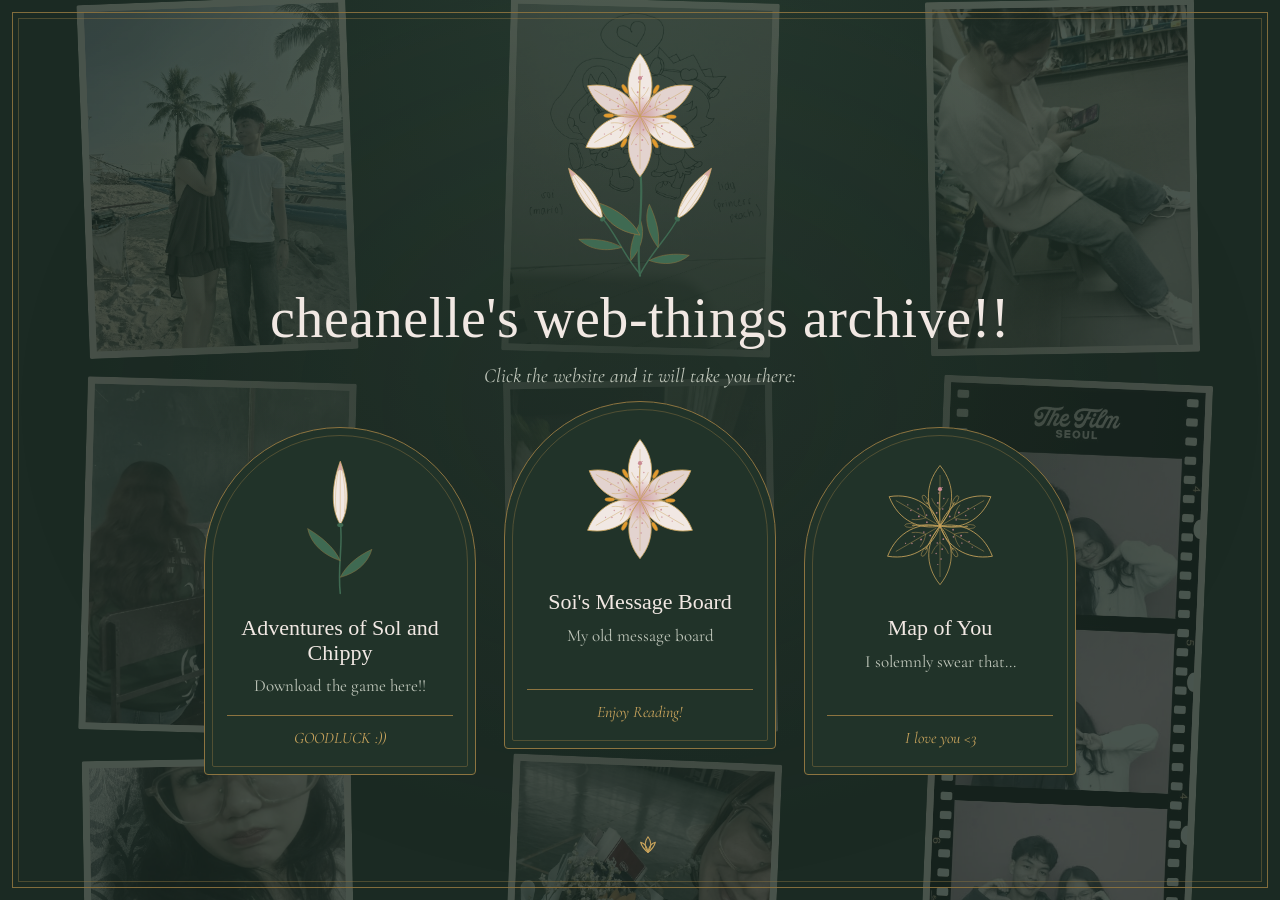
<file: index.html>
<!DOCTYPE html>
<html lang="en">
<head>
<meta charset="UTF-8">
<meta name="viewport" content="width=device-width, initial-scale=1.0">
<title>HAPPY BIRTHDAY BABYY!!</title>
<link rel="preconnect" href="https://fonts.googleapis.com">
<link rel="preconnect" href="https://fonts.gstatic.com" crossorigin>
<link href="https://fonts.googleapis.com/css2?family=IM+Fell+English:ital@0;1&family=Cormorant+Garamond:ital,wght@0,400;0,600;1,400;1,500&display=swap" rel="stylesheet">
<link rel="stylesheet" href="shared.css">
<style>
  /* The bouquet is the one thing that moves: it opens once on load. */
  .bouquet{
    width:min(290px,70vw);
    height:auto;
    display:block;
    margin:0 auto 10px;
    overflow:visible;
  }
  .bloom{
    transform-box:fill-box;
    transform-origin:center;
    animation:open 2.4s cubic-bezier(.2,.7,.2,1) both;
  }
  .bud-l, .bud-r{
    transform-box:fill-box;
    transform-origin:50% 100%;
    animation:sway 2.4s cubic-bezier(.2,.7,.2,1) both;
  }
  .bud-l{--from:6deg;}
  .bud-r{--from:-6deg;}
  @keyframes open{
    from{transform:scale(.35) rotate(-40deg); opacity:0;}
    55%{opacity:1;}
    to{transform:scale(1) rotate(0); opacity:1;}
  }
  @keyframes sway{
    from{transform:rotate(var(--from)); opacity:.0;}
    to{transform:rotate(0); opacity:1;}
  }

  .plates{
    display:grid;
    grid-template-columns:repeat(3, minmax(0, 272px));
    justify-content:center;
    gap:28px;
    width:100%;
    max-width:1020px;
    margin:0 auto;
    align-items:stretch;
  }
  .plate{
    position:relative;
    display:flex;
    flex-direction:column;
    align-items:center;
    text-align:center;
    padding:28px 22px 24px;
    color:inherit;
    text-decoration:none;
    background:var(--panel);
    border:1px solid var(--gold-dim);
    border-radius:136px 136px 4px 4px;
    transition:border-color .25s ease, background-color .25s ease;
  }
  .plate::before{
    content:"";
    position:absolute; inset:7px;
    border:1px solid var(--gold-dim);
    border-radius:129px 129px 2px 2px;
    opacity:.45;
    pointer-events:none;
    transition:opacity .25s ease, border-color .25s ease;
  }
  .plate:nth-child(2){transform:translateY(-26px);}
  .plate:hover, .plate:focus-visible{border-color:var(--pollen); background:#263a2f;}
  .plate:hover::before, .plate:focus-visible::before{border-color:var(--pollen); opacity:.7;}

  .art{
    width:100%;
    height:140px;
    display:flex;
    align-items:flex-end;
    justify-content:center;
    margin-bottom:20px;
  }
  .art svg{height:100%; width:auto; overflow:visible;}
  .art.wide svg{height:auto; width:132px; align-self:center;}

  .plate h2{
    font-family:var(--display);
    font-weight:400;
    font-size:22px;
    line-height:1.12;
    margin:0 0 8px;
    color:var(--petal);
  }
  .plate p{
    margin:0 0 16px;
    font-size:17px;
    color:var(--text-soft);
    max-width:24ch;
  }
  .state{
    margin-top:auto;
    font-style:italic;
    font-size:16px;
    color:var(--gold);
    border-top:1px solid var(--gold-dim);
    padding-top:10px;
    width:100%;
  }

  @media (max-width:980px){
    .plates{grid-template-columns:minmax(0, 320px); gap:30px;}
    .plate:nth-child(2){transform:none;}
  }
  @media (prefers-reduced-motion: reduce){
    .bloom, .bud-l, .bud-r{animation:none;}
    .plate, .plate::before{transition:none;}
  }
</style>
</head>
<body>
<main class="page">

  <svg class="bouquet" viewBox="0 0 400 320" role="img" aria-label="A lily in bloom between two buds">
    <g class="bud-l">
      <use href="#lily-bud" width="96" height="185" transform="translate(200 312) rotate(-34) translate(-48 -183)"/>
    </g>
    <g class="bud-r">
      <use href="#lily-bud" width="96" height="185" transform="translate(200 312) rotate(34) translate(-48 -183)"/>
    </g>
    <path class="l-stem" d="M200 168 C207 214 193 266 200 314"/>
    <path class="l-leaf" d="M200 258 C170 254 150 238 144 214 C168 222 190 238 200 258Z"/>
    <g class="bloom">
      <use href="#lily-open" x="106" y="0" width="188" height="188"/>
    </g>
  </svg>

  <h1> cheanelle's web-things archive!!</h1>
  <p class="sub">Click the website and it will take you there:</p>

  <nav class="plates" aria-label="Projects">

    <a class="plate" href="sol-and-chippy/">
      <div class="art">
        <svg viewBox="0 0 84 162" aria-hidden="true"><use href="#lily-bud" width="84" height="162"/></svg>
      </div>
      <h2>Adventures of Sol and Chippy</h2>
      <p>Download the game here!!</p>
      <span class="state">GOODLUCK :))</span>
    </a>

    <a class="plate" href="soi-message-board/">
      <div class="art wide">
        <svg viewBox="0 0 176 176" aria-hidden="true"><use href="#lily-open" width="176" height="176"/></svg>
      </div>
      <h2>Soi's Message Board</h2>
      <p>My old message board</p>
      <span class="state">Enjoy Reading!</span>
    </a>

    <a class="plate sketch" href="map-of-meanings/">
      <div class="art wide">
        <svg viewBox="0 0 176 176" aria-hidden="true"><use href="#lily-open" width="176" height="176"/></svg>
      </div>
      <h2>Map of You</h2>
      <p>I solemnly swear that...</p>
      <span class="state">I love you <3 </span>
    </a>

  </nav>

  <div class="footer">
    <div class="rule" aria-hidden="true">
      <svg viewBox="0 0 24 24" fill="none" stroke="currentColor" stroke-width="1.2" stroke-linecap="round" stroke-linejoin="round"><path d="M12 3 C8 8 8 14 12 20 C16 14 16 8 12 3Z"/><path d="M12 20 C8 17 5 13 4 9 C8 10 11 13 12 20Z"/><path d="M12 20 C16 17 19 13 20 9 C16 10 13 13 12 20Z"/></svg>
    </div>
  </div>

</main>
<script src="shared.js"></script>
</body>
</html>
</file>
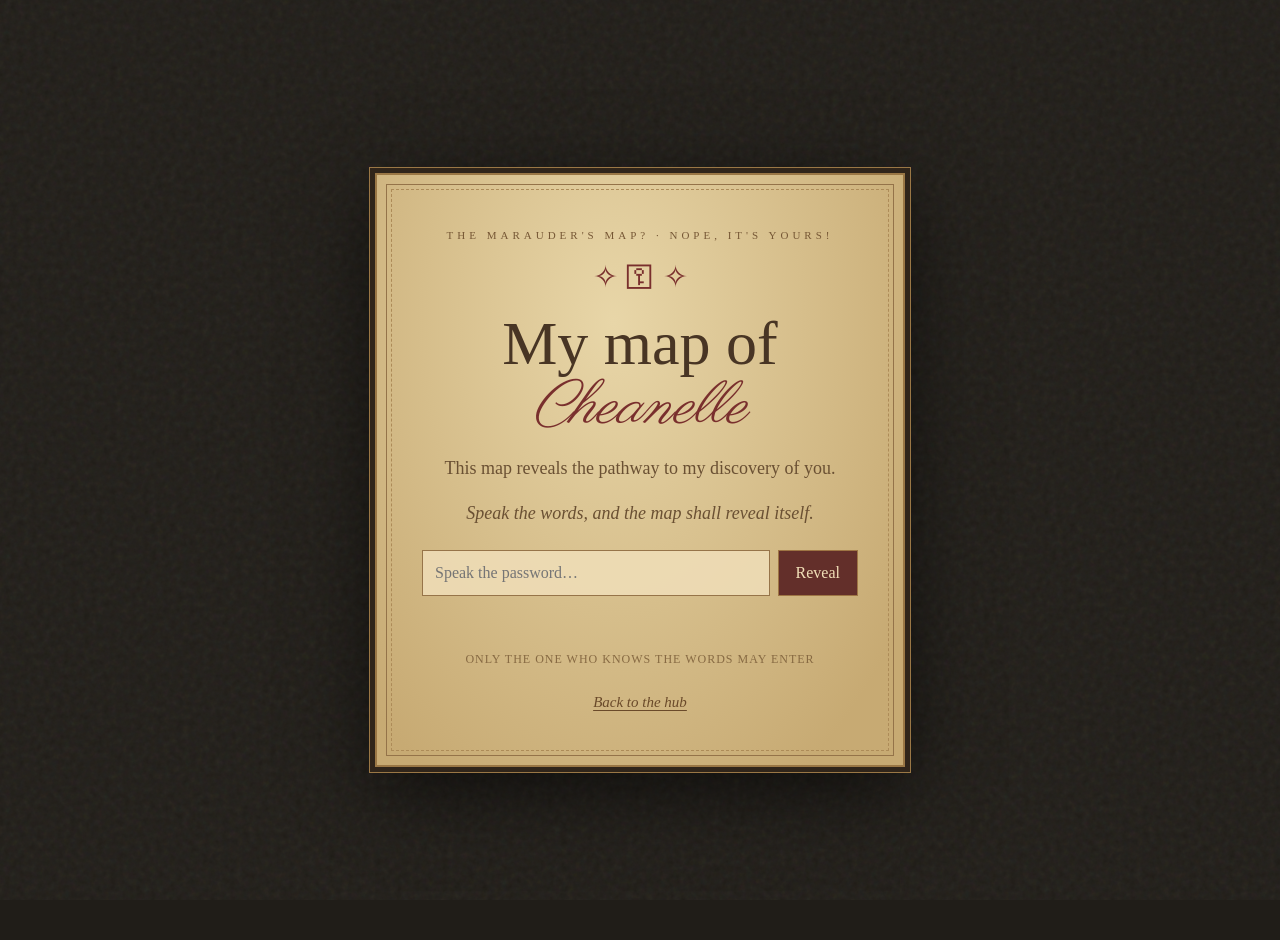
<file: map-of-meanings/index.html>
<!doctype html>
<html lang="en">
  <head>
    <meta charset="UTF-8" />
    <meta name="viewport" content="width=device-width, initial-scale=1.0" />
    <title>The Map of You</title>
    <style>
      @import url("https://fonts.googleapis.com/css2?family=IM+Fell+English:ital@0;1&family=UnifrakturCook:wght@700&family=Parisienne&display=swap");
      * {
        box-sizing: border-box;
      }
      :root {
        --paper: #d7c092;
        --ink: #483524;
        --dark: #241c15;
        --red: #792f2d;
        --line: #8b6b42;
      }
      html,
      body {
        margin: 0;
        min-height: 100%;
        background: #201d18;
        color: var(--ink);
        font-family: "IM Fell English", serif;
      }
      body {
        padding: clamp(8px, 2.5vw, 28px);
        overflow-x: hidden;
      }
      body:before {
        content: "";
        position: fixed;
        inset: 0;
        pointer-events: none;
        opacity: 0.14;
        background-image: url("data:image/svg+xml,%3Csvg viewBox='0 0 160 160' xmlns='http://www.w3.org/2000/svg'%3E%3Cfilter id='n'%3E%3CfeTurbulence type='fractalNoise' baseFrequency='.85' numOctaves='3' stitchTiles='stitch'/%3E%3C/filter%3E%3Crect width='100%25' height='100%25' filter='url(%23n)' opacity='.5'/%3E%3C/svg%3E");
      }
      button,
      input {
        font: inherit;
      }
      .gate {
        min-height: calc(100vh - 16px);
        display: grid;
        place-items: center;
      }
      .gate-card {
        width: min(530px, 100%);
        padding: clamp(26px, 6vw, 54px) clamp(22px, 5vw, 45px);
        text-align: center;
        background: radial-gradient(ellipse at 45% 25%, #e8d6a8, #c7aa73 85%);
        border: 2px solid #9a7745;
        box-shadow:
          0 0 0 5px #30251a,
          0 0 0 6px #9a7745,
          0 20px 70px #0009;
        position: relative;
      }
      .gate-card:before,
      .gate-card:after {
        content: "";
        position: absolute;
        inset: 9px;
        border: 1px solid #947349;
        pointer-events: none;
      }
      .gate-card:after {
        inset: 14px;
        border: 1px dashed #ad8b58;
      }
      .mini-title {
        font-size: 11px;
        letter-spacing: 4px;
        text-transform: uppercase;
        color: #765735;
      }
      .gate h1 {
        font-size: clamp(39px, 9vw, 62px);
        line-height: 0.95;
        font-weight: 400;
        margin: 20px 0 12px;
      }
      .gate h1 em {
        font-family: "Parisienne", cursive;
        color: var(--red);
        font-size: 0.95em;
      }
      .gate p {
        font-size: 18px;
        line-height: 1.5;
        color: #6a5033;
      }
      .keyhole {
        font-size: 30px;
        color: var(--red);
        margin: 18px 0;
      }
      .password-row {
        display: flex;
        gap: 8px;
        margin-top: 23px;
        position: relative;
        z-index: 1;
      }
      .password-row input {
        width: 100%;
        min-width: 0;
        background: #f0dfb9d9;
        border: 1px solid #967449;
        padding: 13px 12px;
        color: #35261a;
        font-size: 16px;
        outline: none;
      }
      .password-row input:focus {
        box-shadow: 0 0 0 2px #ad8652;
      }
      .password-row button {
        border: 1px solid #9e7544;
        background: #632f2a;
        color: #f1dfb7;
        padding: 0 17px;
        cursor: pointer;
      }
      .error {
        min-height: 22px;
        font-size: 14px !important;
        color: #852c2c !important;
        margin: 10px 0 0 !important;
      }
      .hint {
        font-size: 12px !important;
        letter-spacing: 1px;
        text-transform: uppercase;
        color: #876a43 !important;
        margin-top: 22px !important;
      }
      #mapApp {
        display: none;
      }
      .map {
        width: min(1250px, 100%);
        margin: auto;
        position: relative;
        min-height: calc(100vh - 40px);
        overflow: hidden;
        background: var(--paper);
        background-image:
          radial-gradient(ellipse at 18% 12%, #f0dfb7 0, transparent 35%),
          radial-gradient(ellipse at 90% 83%, #b89962 0, transparent 38%),
          linear-gradient(105deg, #d6bd8a, #e0cc9c 42%, #c9ae78);
        box-shadow:
          0 0 0 5px #33271b,
          0 0 0 6px #9b7746,
          0 18px 65px #000a;
      }
      .map:before {
        content: "";
        position: absolute;
        inset: 12px;
        border: 1px solid #8d6b3d;
        pointer-events: none;
        z-index: 5;
      }
      .map:after {
        content: "";
        position: absolute;
        inset: 18px;
        border: 1px dashed #a88a57;
        pointer-events: none;
        z-index: 5;
        opacity: 0.8;
      }
      .map-header {
        position: relative;
        text-align: center;
        padding: 33px 25px 15px;
        z-index: 2;
      }
      .map-header .top {
        font-size: 10px;
        letter-spacing: 4px;
        text-transform: uppercase;
        color: #7d603a;
      }
      .map-header h1 {
        font-weight: 400;
        font-size: clamp(36px, 7vw, 69px);
        line-height: 0.95;
        margin: 12px 0 8px;
        font-family: "UnifrakturCook", serif;
        color: #4b3423;
        text-shadow: 1px 1px #ebd6a6;
      }
      .map-header p {
        font-style: italic;
        margin: 0;
        font-size: 16px;
        color: #765735;
      }
      .map-header .rule {
        margin: 16px auto 0;
        width: min(500px, 80%);
        height: 1px;
        background: #a28655;
      }
      .map-body {
        display: grid;
        grid-template-columns: minmax(0, 1fr) 235px;
        gap: 0;
        position: relative;
        z-index: 2;
      }
      .terrain {
        position: relative;
        min-height: 660px;
        overflow: hidden;
        border-right: 1px solid #9f8050;
      }
      .terrain svg {
        position: absolute;
        inset: 0;
        width: 100%;
        height: 100%;
        min-height: 660px;
      }
      .land-label {
        font-family: "IM Fell English", serif;
        font-style: italic;
        fill: #765a37;
        font-size: 15px;
        letter-spacing: 1px;
      }
      .terrain-label {
        font-family: "IM Fell English", serif;
        font-style: italic;
        fill: #9b7a4c;
        font-size: 12px;
        letter-spacing: 2px;
      }
      .route {
        fill: none;
        stroke: #9c6f4c;
        stroke-width: 2;
        stroke-dasharray: 4 7;
        stroke-linecap: round;
        opacity: 0.9;
      }
      .route2 {
        fill: none;
        stroke: #c0a16a;
        stroke-width: 7;
        opacity: 0.35;
      }
      .river {
        fill: none;
        stroke: #8e9c80;
        stroke-width: 10;
        opacity: 0.55;
      }
      .forest {
        fill: #73805b;
        opacity: 0.65;
      }
      .marker {
        cursor: pointer;
        position: absolute;
        z-index: 3;
        transform: translate(-50%, -50%);
        border: 0;
        background: transparent;
        color: #533a25;
        text-align: center;
        padding: 3px;
        min-width: 84px;
      }
      .marker .pin {
        display: block;
        font-size: 26px;
        text-shadow: 1px 1px #e9d6a6;
        transition: transform 0.2s;
      }
      .marker .label {
        display: block;
        font-size: 13px;
        line-height: 1.1;
        background: #d9c291bd;
        padding: 3px 5px;
        border-bottom: 1px solid #a98a56;
      }
      .marker:hover .pin,
      .marker:focus .pin {
        transform: scale(1.25);
        color: var(--red);
      }
      .marker.active .label {
        background: #7a302c;
        color: #f2dfb5;
      }
      .marker.active .pin {
        color: #7a302c;
      }
      .m1 {
        left: 17%;
        top: 28%;
      }
      .m2 {
        left: 45%;
        top: 17%;
      }
      .m3 {
        left: 70%;
        top: 33%;
      }
      .m4 {
        left: 31%;
        top: 57%;
      }
      .m5 {
        left: 58%;
        top: 72%;
      }
      .m6 {
        left: 83%;
        top: 83%;
      }
      .trail {
        position: absolute;
        left: 8%;
        top: 86%;
        font-size: 12px;
        letter-spacing: 7px;
        color: #8d6743;
        transform: rotate(-19deg);
      }
      .compass {
        position: absolute;
        right: 22px;
        top: 24px;
        width: 66px;
        height: 66px;
        border: 1px solid #a08355;
        border-radius: 50%;
        display: grid;
        place-items: center;
        color: #805f3b;
        background: #e0ca97aa;
        font-size: 28px;
      }
      .compass small {
        position: absolute;
        top: -13px;
        font-size: 10px;
        letter-spacing: 2px;
      }
      .side-notes {
        padding: 27px 20px 22px;
        background: rgba(180, 143, 83, 0.13);
        min-height: 660px;
        display: flex;
        flex-direction: column;
      }
      .side-notes .tiny {
        font-size: 10px;
        text-transform: uppercase;
        letter-spacing: 3px;
        color: #8a6a3d;
      }
      .side-notes h2 {
        font-weight: 400;
        font-size: 28px;
        line-height: 1.05;
        margin: 10px 0 14px;
      }
      .side-notes .intro {
        font-size: 15px;
        line-height: 1.5;
        color: #725334;
      }
      .note-card {
        border-top: 1px solid #ac8a56;
        padding: 15px 0 13px;
        margin-top: 7px;
      }
      .note-card .num {
        font-size: 11px;
        letter-spacing: 2px;
        color: #916f43;
      }
      .note-card h3 {
        font-size: 21px;
        font-weight: 400;
        margin: 5px 0;
      }
      .note-card p {
        font-size: 15px;
        line-height: 1.42;
        margin: 0;
        color: #6c4f31;
      }
      .instruction {
        margin-top: auto;
        padding-top: 22px;
        font-style: italic;
        font-size: 14px;
        color: #886a40;
        line-height: 1.5;
      }
      .map-footer {
        text-align: center;
        padding: 17px 20px 30px;
        font-size: 13px;
        letter-spacing: 2px;
        text-transform: uppercase;
        color: #84653c;
        position: relative;
        z-index: 2;
      }
      .map-footer span {
        color: #7a302c;
        font-size: 18px;
      }
      .modal {
        position: fixed;
        inset: 0;
        background: #17130fe6;
        display: none;
        place-items: center;
        padding: 20px;
        z-index: 20;
      }
      .modal.show {
        display: grid;
      }
      .modal-card {
        width: min(470px, 100%);
        position: relative;
        text-align: center;
        padding: 36px 29px;
        background: radial-gradient(ellipse at top, #efdfb6, #d1b783);
        border: 2px solid #997444;
        box-shadow:
          0 0 0 5px #33271b,
          0 0 0 6px #a08250;
      }
      .modal-card:before {
        content: "";
        position: absolute;
        inset: 9px;
        border: 1px dashed #a18454;
        pointer-events: none;
      }
      .modal-card .icon {
        font-size: 31px;
        color: #7a302c;
      }
      .modal-card h2 {
        font-size: 37px;
        font-weight: 400;
        margin: 10px 0;
      }
      .modal-card p {
        font-size: 19px;
        line-height: 1.6;
        margin: 0;
        color: #60482d;
      }
      .close {
        margin-top: 23px;
        background: #63312a;
        color: #f2dfb5;
        border: 1px solid #9b7545;
        padding: 10px 18px;
        cursor: pointer;
        letter-spacing: 1px;
      }
      @media (max-width: 760px) {
        .map-body {
          grid-template-columns: 1fr;
        }
        .terrain {
          min-height: 560px;
          border-right: 0;
          border-bottom: 1px solid #9f8050;
        }
        .terrain svg {
          min-height: 560px;
        }
        .side-notes {
          min-height: auto;
          display: grid;
          grid-template-columns: 1fr 1fr;
          gap: 0 20px;
          padding: 25px 28px;
        }
        .side-notes > .tiny,
        .side-notes > h2,
        .side-notes > .intro,
        .side-notes > .instruction {
          grid-column: 1/-1;
        }
        .note-card {
          margin-top: 0;
        }
        .compass {
          width: 51px;
          height: 51px;
          font-size: 22px;
          right: 20px;
          top: 18px;
        }
        .m1 {
          left: 17%;
          top: 27%;
        }
        .m2 {
          left: 47%;
          top: 17%;
        }
        .m3 {
          left: 75%;
          top: 33%;
        }
        .m4 {
          left: 30%;
          top: 56%;
        }
        .m5 {
          left: 59%;
          top: 72%;
        }
        .m6 {
          left: 82%;
          top: 84%;
        }
      }
      @media (max-width: 480px) {
        body {
          padding: 8px;
        }
        .map {
          min-height: 0;
        }
        .map-header {
          padding: 31px 24px 15px;
        }
        .map-header .top {
          font-size: 9px;
          letter-spacing: 2px;
        }
        .terrain {
          min-height: 490px;
        }
        .terrain svg {
          min-height: 490px;
        }
        .marker {
          min-width: 70px;
        }
        .marker .pin {
          font-size: 23px;
        }
        .marker .label {
          font-size: 11px;
        }
        .land-label {
          font-size: 12px;
        }
        .side-notes {
          display: block;
          padding: 25px;
        }
        .note-card {
          padding: 12px 0;
        }
        .password-row {
          flex-direction: column;
        }
        .password-row button {
          padding: 12px;
        }
      }
      .hub-link {
        display: inline-block;
        margin-top: 14px;
        font-size: 15px;
        font-style: italic;
        letter-spacing: 0;
        text-transform: none;
        color: #6a4a2a;
        text-decoration: underline;
        text-underline-offset: 3px;
        position: relative;
        z-index: 6;
      }
      .hub-link:focus-visible {
        outline: 2px solid #792f2d;
        outline-offset: 3px;
      }
    </style>
  </head>
  <body>
    <section class="gate" id="gate">
      <div class="gate-card">
        <div class="mini-title">The Marauder's Map? · Nope, it's YOURS!</div>
        <div class="keyhole">✧ ⚿ ✧</div>
        <h1>My map of<br /><em>Cheanelle</em></h1>
        <p>This map reveals the pathway to my discovery of you.</p>
        <p><i>Speak the words, and the map shall reveal itself.</i></p>
        <form id="passwordForm">
          <div class="password-row">
            <input
              id="password"
              type="text"
              autocomplete="off"
              placeholder="Speak the password…"
              aria-label="Map password"
              required
            />
            <button type="submit">Reveal</button>
          </div>
          <p class="error" id="error" aria-live="polite"></p>
        </form>
        <p class="hint">Only the one who knows the words may enter</p>
        <a class="hub-link" href="../">Back to the hub</a>
      </div>
    </section>

    <main class="map" id="mapApp">
      <header class="map-header">
        <div class="top">Welcome reader · Discover the pathways</div>
        <h1>My Map of You</h1>
        <p>
          Every reason and purpose, leads to another reason why I adore you.
        </p>
        <div class="rule"></div>
      </header>
      <div class="map-body">
        <section class="terrain" aria-label="Interactive hand-drawn map">
          <svg
            viewBox="0 0 800 700"
            preserveAspectRatio="xMidYMid slice"
            aria-hidden="true"
          >
            <defs>
              <pattern
                id="dots"
                width="28"
                height="28"
                patternUnits="userSpaceOnUse"
              >
                <circle cx="2" cy="2" r="1" fill="#9c7a4b" opacity=".28" />
              </pattern>
            </defs>
            <rect width="800" height="700" fill="url(#dots)" />
            <path
              class="river"
              d="M-30 390 C110 330 105 460 210 415 S320 320 420 380 S530 500 620 445 S720 350 850 390"
            />
            <path
              d="M-20 390 C110 330 105 460 210 415 S320 320 420 380 S530 500 620 445 S720 350 850 390"
              fill="none"
              stroke="#d3c99c"
              stroke-width="3"
              opacity=".8"
            />
            <path
              class="route2"
              d="M110 170 C190 200 190 90 300 115 S420 230 500 190 S610 140 650 280 S540 390 470 470 S350 520 290 420 S170 490 210 580 S450 630 600 570 S710 620 730 650"
            />
            <path
              class="route"
              d="M110 170 C190 200 190 90 300 115 S420 230 500 190 S610 140 650 280 S540 390 470 470 S350 520 290 420 S170 490 210 580 S450 630 600 570 S710 620 730 650"
            />
            <path
              class="route"
              d="M300 115 C260 230 340 280 470 310 S580 360 470 470"
            />
            <path
              d="M30 80 q80 -30 140 10 t130 -5 M490 65 q60 35 110 0 t150 12 M40 620 q60 -35 120 0 t130 -10"
              fill="none"
              stroke="#b49a6b"
              stroke-width="1.5"
            />
            <g class="forest">
              <path
                d="M80 235 l-15 30 h30z M80 250 l-20 35 h40z M80 270 v12 h-4 v-12 M115 245 l-13 27 h26z M115 260 l-18 31 h36z M115 282 v11 h-4 v-11"
              />
              <path
                d="M555 475 l-15 30 h30z M555 490 l-20 35 h40z M555 510 v12 h-4 v-12 M600 485 l-13 27 h26z M600 500 l-18 31 h36z M600 522 v11 h-4 v-11"
              />
              <path
                d="M680 80 l-15 30 h30z M680 95 l-20 35 h40z M680 115 v12 h-4 v-12 M720 100 l-13 27 h26z M720 115 l-18 31 h36z M720 137 v11 h-4 v-11"
              />
              <path
                d="M90 500 l-15 30 h30z M90 515 l-20 35 h40z M90 535 v12 h-4 v-12"
              />
            </g>
            <g fill="none" stroke="#9c7b4e" stroke-width="1.5">
              <path
                d="M130 130 l15 -28 15 28z M136 130 v18 h18 v-18 M132 148 h26"
              />
              <path
                d="M320 78 l-22 25 h44z M305 103 v19 h30 v-19 M301 122 h38"
              />
              <path
                d="M610 245 l20 -25 20 25 v31 h-40z M624 276 v-19 h13 v19"
              />
              <circle cx="290" cy="420" r="22" />
              <path
                d="M275 420 q15 -28 30 0 q-15 28 -30 0 M290 398 v44 M268 420 h44"
              />
              <path
                d="M470 450 q-23 -20 0 -39 q23 19 0 39 M470 450 v25 M455 475 h30"
              />
              <path
                d="M695 590 l18 -24 18 24 v26 h-36z M707 616 v-17 h12 v17"
              />
            </g>
            <g class="land-label">
              <text x="35" y="180">First Moment</text>
              <text x="245" y="55">Little Excitements</text>
              <text x="560" y="210">Your Smile</text>
              <text x="120" y="465">Silly Stories</text>
              <text x="405" y="525">Safe Place</text>
              <text x="635" y="555">Always You</text>
            </g>
            <g class="terrain-label">
              <text x="35" y="320"></text>
              <text x="390" y="680">THE LAND OF LITTLE THINGS</text>
              <text x="520" y="325" transform="rotate(61 520 325)">
                RIVER OF MEMORIES
              </text>
            </g>
            <g
              transform="translate(735 100)"
              stroke="#896a40"
              fill="none"
              stroke-width="1.5"
            >
              <circle r="30" />
              <path d="M0 -25 L7 0 0 25 -7 0 Z M-25 0 L0 -7 25 0 0 7 Z" />
              <text x="-4" y="-36" class="land-label">N</text>
            </g>
            <g fill="#782f2c">
              <circle cx="110" cy="170" r="5" />
              <circle cx="300" cy="115" r="5" />
              <circle cx="650" cy="280" r="5" />
              <circle cx="290" cy="420" r="5" />
              <circle cx="470" cy="470" r="5" />
              <circle cx="730" cy="650" r="5" />
            </g>
          </svg>
          <button class="marker m1" data-note="0" type="button">
            <span class="pin">⚑</span><span class="label">First Moment</span>
          </button>
          <button class="marker m2" data-note="1" type="button">
            <span class="pin">✧</span
            ><span class="label">Little Excitements</span>
          </button>
          <button class="marker m3" data-note="2" type="button">
            <span class="pin">♡</span><span class="label">Your Smile</span>
          </button>
          <button class="marker m4" data-note="3" type="button">
            <span class="pin">❦</span><span class="label">Silly Stories</span>
          </button>
          <button class="marker m5" data-note="4" type="button">
            <span class="pin">⌂</span><span class="label">Safe Place</span>
          </button>
          <button class="marker m6" data-note="5" type="button">
            <span class="pin">☆</span><span class="label">Always You</span>
          </button>
          <div class="trail">· ˚ · ˚ · ♡ · ˚ ·</div>
        </section>
        <aside class="side-notes">
          <div class="tiny">Random Notes by Me</div>
          <h2>Places I Keep<br />Coming Back To</h2>
          <p class="intro">
            Tap a little symbols on the map to uncover a reason. Each path marks a
            small thing that has made its home in my heart.
          </p>
          <article class="note-card">
            <div class="num">I · THE FIRST MOMENT</div>
            <h3>The beginning</h3>
            <p>
              If you were to ask me what is my most unforgettable memory of you.
              That will probably that day where i forst noticed you.
            </p>
          </article>
          <article class="note-card">
            <div class="num">II · LITTLE EXCITEMENTS</div>
            <h3>Your little magic</h3>
            <p>
              You make my heart do that silly, happy flutter without even
              trying. I guess it's the reason why i like smiling even more now.
            </p>
          </article>
          <article class="note-card">
            <div class="num">III · YOUR SMILE</div>
            <h3>Like sunshines</h3>
            <p>
              Your smile can instantly brighten the most ordinary day. I hope that i always
              give you the reason to bring your beautiful smile.
            </p>
          </article>
          <div class="instruction">I love you my baby</div>
        </aside>
      </div>
      <footer class="map-footer">
        <span>♥</span> &nbsp; I solemnly swear that I love you &nbsp;
        <span>♥</span>
        <br /><a class="hub-link" href="../">Back to the hub</a>
      </footer>
    </main>

    <div
      class="modal"
      id="modal"
      role="dialog"
      aria-modal="true"
      aria-labelledby="modalTitle"
    >
      <div class="modal-card">
        <div class="icon">✧ ❦ ✧</div>
        <h2 id="modalTitle">A little secret</h2>
        <p id="modalText"></p>
        <button class="close" id="closeModal" type="button">
          Fold this note away
        </button>
      </div>
    </div>
    <script>
      const correctPassword = "i solemnly swear that i love you";
      const form = document.getElementById("passwordForm");
      const password = document.getElementById("password");
      const error = document.getElementById("error");
      form.addEventListener("submit", (event) => {
        event.preventDefault();
        if (password.value.trim().toLocaleLowerCase() === correctPassword) {
          document.getElementById("gate").style.display = "none";
          document.getElementById("mapApp").style.display = "block";
          document.body.style.padding = "clamp(8px,2.5vw,28px)";
          window.scrollTo(0, 0);
        } else {
          error.textContent =
            "The map remains hidden… try the words from the heart.";
          password.select();
        }
      });
      const notes = [
        [
          "First Moments",
          "I love that we still talk about our moments that we've already been to, but somehow if i could visit one moment again, it might be the moment when we walked back to bus after having fun on our field trip. ♡",
        ],
        [
          "Little Excitements",
          "I love how you make me feel excited over the smallest things. Sometimes all it takes is a simple message from you and it instantly makes my whole day better. ✧",
        ],
        [
          "Your Smile",
          "I love your smile, the real one, the unexpected one, the one that shows up when you are genuinely happy. I hope I get to see it for a million more times. ♡",
        ],
        [
          "Silly Stories",
          "I love hearing you laugh. I love our silly moments, our jokes, and all the little things that probably seem ordinary to everyone else, but all of it means the world to me. ❦",
        ],
        [
          "Safe Place",
          "I love how being close to you can make a difficult day feel lighter. I hope you always feel cared for, respected, and safe, being exactly who you are with me. ⌂",
        ],
        [
          "Always You",
          "Most of all, I love that you are you. There are so many little reasons, and I am still discovering new. If this map had no end, I would like to keep it going, till the end and for the rest of my life. ☆",
        ],
      ];
      const modal = document.getElementById("modal");
      document.querySelectorAll(".marker").forEach((marker) =>
        marker.addEventListener("click", () => {
          const note = notes[Number(marker.dataset.note)];
          document
            .querySelectorAll(".marker")
            .forEach((item) => item.classList.remove("active"));
          marker.classList.add("active");
          document.getElementById("modalTitle").textContent = note[0];
          document.getElementById("modalText").textContent = note[1];
          modal.classList.add("show");
        }),
      );
      document
        .getElementById("closeModal")
        .addEventListener("click", () => modal.classList.remove("show"));
      modal.addEventListener("click", (event) => {
        if (event.target === modal) modal.classList.remove("show");
      });
      document.addEventListener("keydown", (event) => {
        if (event.key === "Escape") modal.classList.remove("show");
      });
    </script>
  </body>
</html>
</file>
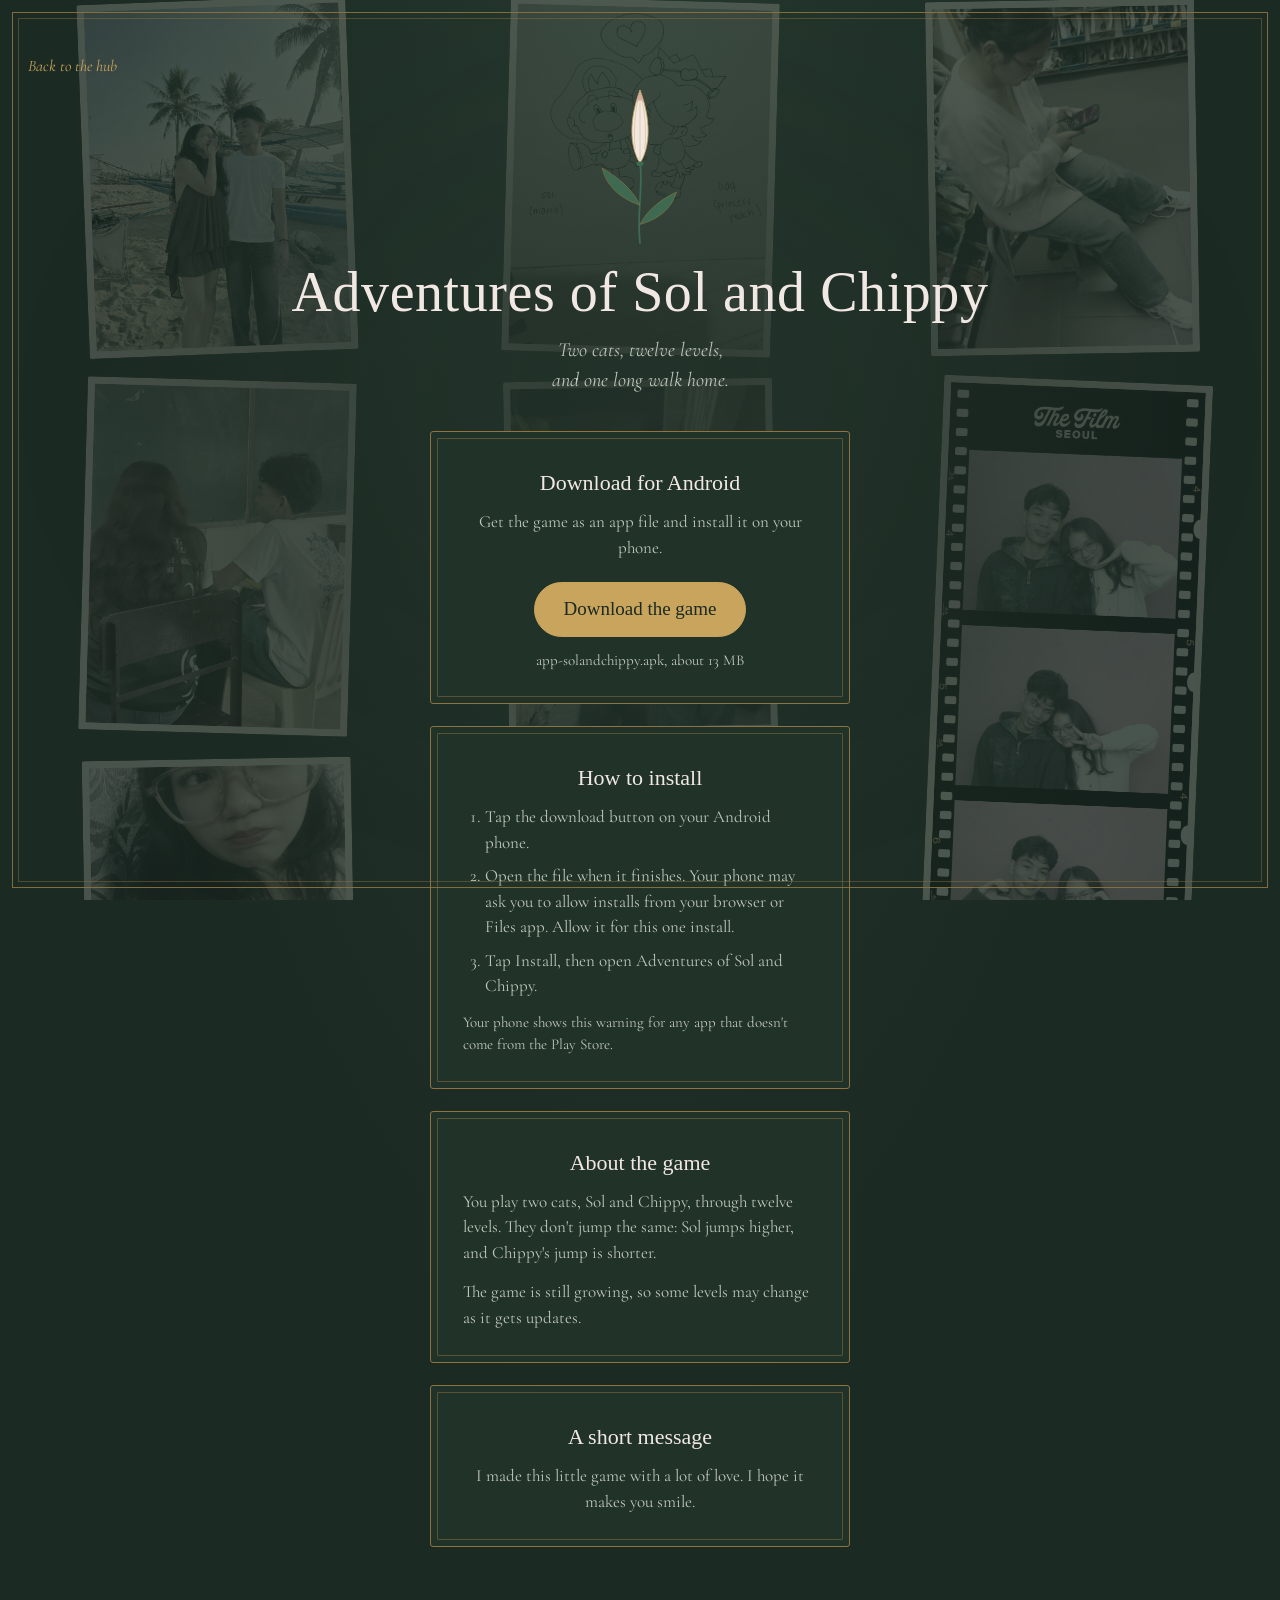
<file: sol-and-chippy/index.html>
<!DOCTYPE html>
<html lang="en">
<head>
<meta charset="UTF-8">
<meta name="viewport" content="width=device-width, initial-scale=1.0">
<title>Adventures of Sol and Chippy</title>
<link rel="preconnect" href="https://fonts.googleapis.com">
<link rel="preconnect" href="https://fonts.gstatic.com" crossorigin>
<link href="https://fonts.googleapis.com/css2?family=IM+Fell+English:ital@0;1&family=Cormorant+Garamond:ital,wght@0,400;0,600;1,400;1,500&display=swap" rel="stylesheet">
<link rel="stylesheet" href="../shared.css">
<style>
  .stack{display:flex; flex-direction:column; gap:22px; width:100%; align-items:center;}
  .panel h2{margin-bottom:10px;}
  .btn-download{
    display:inline-block;
    margin-top:8px;
    padding:12px 28px;
    font-family:var(--display);
    font-size:19px;
    color:var(--ground);
    background:var(--gold);
    border:1px solid var(--gold);
    border-radius:999px;
    text-decoration:none;
    transition:background-color .2s ease, color .2s ease;
  }
  .btn-download:hover{background:var(--pollen); border-color:var(--pollen);}
  .fine{font-size:15px; color:var(--text-soft); margin-top:12px !important;}
  .steps{
    text-align:left;
    margin:0 0 4px;
    padding-left:1.3em;
    color:var(--text-soft);
  }
  .steps li{margin-bottom:8px;}
  .about{text-align:left;}
  .about h2{text-align:center;}
  @media (prefers-reduced-motion: reduce){ .btn-download{transition:none;} }
</style>
</head>
<body>
<main class="page">
  <a class="back" href="../">Back to the hub</a>

  <svg class="hero-lily" viewBox="0 0 84 162" style="width:84px" aria-hidden="true"><use href="#lily-bud" width="84" height="162"/></svg>
  <h1>Adventures of Sol and Chippy</h1>
  <p class="sub">Two cats, twelve levels, and one long walk home.</p>

  <div class="stack">

    <section class="panel">
      <h2>Download for Android</h2>
      <p>Get the game as an app file and install it on your phone.</p>
      <a class="btn-download" href="app-solandchippy.apk" download>Download the game</a>
      <p class="fine">app-solandchippy.apk, about 13 MB</p>
    </section>

    <section class="panel about">
      <h2>How to install</h2>
      <ol class="steps">
        <li>Tap the download button on your Android phone.</li>
        <li>Open the file when it finishes. Your phone may ask you to allow installs from your browser or Files app. Allow it for this one install.</li>
        <li>Tap Install, then open Adventures of Sol and Chippy.</li>
      </ol>
      <p class="fine">Your phone shows this warning for any app that doesn't come from the Play Store.</p>
    </section>

    <section class="panel about">
      <h2>About the game</h2>
      <p>You play two cats, Sol and Chippy, through twelve levels. They don't jump the same: Sol jumps higher, and Chippy's jump is shorter.</p>
      <p>The game is still growing, so some levels may change as it gets updates.</p>
    </section>

    <section class="panel">
      <h2>A short message</h2>
      <p>I made this little game with a lot of love. I hope it makes you smile.</p>
    </section>

  </div>

  <div class="footer"></div>
</main>
<script src="../shared.js"></script>
</body>
</html>
</file>
<file: shared.css>
/* Look shared by the hub and its project pages.
   A night-garden botanical plate: deep green ground, gold linework, white lilies. */
:root{
  --ground:     #1B2A23;
  --ground-lit: #26392f;
  --panel:      #213329;
  --petal:      #F1E8E3;
  --petal-shade:#E3D3CF;
  --gold:       #C9A45C;
  --gold-dim:   #8D7440;
  --rose:       #C98A93;
  --pollen:     #E39B2D;
  --leaf:       #3F6A52;
  --text:       #EFE7E1;
  --text-soft:  #BFC6BA;

  --display: 'IM Fell English', 'Iowan Old Style', Georgia, serif;
  --body: 'Cormorant Garamond', 'Iowan Old Style', Georgia, serif;
}
*{box-sizing:border-box;}
html,body{margin:0;padding:0;}
body{
  background:
    radial-gradient(ellipse at 50% -10%, var(--ground-lit), transparent 62%),
    var(--ground);
  color:var(--text);
  font-family:var(--body);
  font-size:17px;
  line-height:1.5;
  min-height:100vh;
  -webkit-font-smoothing:antialiased;
}

/* Thin double rule around the whole page, like a printed plate */
body::before, body::after{
  content:"";
  position:fixed;
  pointer-events:none;
  border:1px solid var(--gold-dim);
  z-index:5;
}
body::before{inset:12px; opacity:.9;}
body::after{inset:18px; opacity:.45;}

.page{
  min-height:100vh;
  display:flex;
  flex-direction:column;
  align-items:center;
  padding:48px 28px 44px;
  position:relative;
  z-index:1;
}

h1{
  font-family:var(--display);
  font-weight:400;
  font-size:clamp(32px,6vw,56px);
  line-height:1.02;
  letter-spacing:.01em;
  margin:0 0 14px;
  text-align:center;
  color:var(--petal);
}
.sub{
  font-style:italic;
  font-size:clamp(17px,2.2vw,20px);
  color:var(--text-soft);
  max-width:36ch;
  text-wrap:balance;
  text-align:center;
  margin:0 auto 36px;
}

/* Lily colors. Overridden per drawing with custom properties. */
.l-petal{fill:var(--petal-fill, var(--petal)); stroke:var(--line, var(--gold)); stroke-width:1.4; stroke-linejoin:round;}
.l-inner{fill:var(--petal-fill, var(--petal-shade));}
.l-vein{fill:none; stroke:var(--line, var(--gold)); stroke-width:1; opacity:.7; stroke-linecap:round;}
.l-speck{fill:var(--rose); opacity:.85;}
.l-glow{opacity:var(--glow, 1);}
.l-filament{fill:none; stroke:var(--line, var(--gold)); stroke-width:1.3; stroke-linecap:round;}
.l-anther{fill:var(--pollen-fill, var(--pollen)); stroke:var(--line, var(--gold-dim)); stroke-width:.8;}
.l-stigma{fill:var(--rose);}
.l-stem{fill:none; stroke:var(--leaf-line, var(--leaf)); stroke-width:3; stroke-linecap:round;}
.l-leaf{fill:var(--leaf-fill, var(--leaf)); stroke:var(--line, var(--gold-dim)); stroke-width:1; stroke-linejoin:round;}
.l-tint{fill:var(--tint-fill, var(--rose)); opacity:.55;}
.l-sepal{fill:var(--leaf-fill, var(--leaf));}

/* An unfinished drawing: outline only, dashed */
.sketch{
  --petal-fill:none;
  --pollen-fill:none;
  --leaf-fill:none;
  --glow:0;
  --line:var(--gold);
}
.sketch .l-petal, .sketch .l-leaf, .sketch .l-anther{stroke-dasharray:4 4;}
.sketch .l-speck{opacity:.5;}

.rule{
  display:flex;
  align-items:center;
  gap:14px;
  width:min(320px,70%);
  margin:0 auto;
  color:var(--gold);
}
.rule::before,.rule::after{content:"";flex:1;height:1px;background:linear-gradient(90deg,transparent,var(--gold-dim));}
.rule::after{transform:scaleX(-1);}
.rule svg{width:22px;height:22px;flex:none;}

.footer{margin-top:auto; padding-top:56px;}

a{color:inherit;}
a:focus-visible{outline:2px solid var(--pollen); outline-offset:5px;}

/* Back link on project pages */
.back{
  align-self:flex-start;
  font-size:16px;
  font-style:italic;
  color:var(--gold);
  text-decoration:none;
  padding:6px 0;
  position:relative;
  z-index:6;
}
.back:hover{text-decoration:underline; text-underline-offset:4px;}

/* Framed note used on the placeholder pages */
.panel{
  position:relative;
  width:100%;
  max-width:420px;
  padding:34px 32px 32px;
  text-align:center;
  background:var(--panel);
  border:1px solid var(--gold-dim);
  border-radius:3px;
}
.panel::before{
  content:"";
  position:absolute; inset:6px;
  border:1px solid var(--gold-dim);
  opacity:.5;
  border-radius:1px;
  pointer-events:none;
}
.panel h2{
  font-family:var(--display);
  font-weight:400;
  font-size:22px;
  margin:0 0 8px;
  color:var(--petal);
}
.panel p{margin:0 0 14px; color:var(--text-soft);}
.panel p:last-child{margin-bottom:0;}
.btn-disabled{
  display:inline-block;
  margin-top:6px;
  padding:10px 24px;
  font-family:var(--display);
  font-size:16px;
  color:var(--gold-dim);
  border:1px dashed var(--gold-dim);
  border-radius:999px;
  cursor:not-allowed;
}
.hero-lily{width:104px; height:auto; margin:0 auto 18px; display:block;}

@media (max-width:520px){
  body{font-size:16px;}
  body::before{inset:8px;}
  body::after{inset:13px;}
  .page{padding:44px 22px 40px;}
}

/* Drifting photos behind everything.
   Three columns slide slowly in different directions and speeds, kept faint and
   green-tinted so the text stays easy to read. */
.drift{
  position:fixed; inset:0;
  z-index:0;
  display:flex;
  justify-content:space-around;
  gap:3vw;
  padding:0 2vw;
  overflow:hidden;
  pointer-events:none;
  opacity:.2;
  filter:sepia(.35) saturate(.7) hue-rotate(-12deg);
  -webkit-mask-image:linear-gradient(90deg, #000 0, #000 100%);
}
.drift::after{
  /* soft green wash so the middle of the page, where the text sits, stays calm */
  content:"";
  position:absolute; inset:0;
  background:radial-gradient(ellipse at 50% 45%, var(--ground) 0, transparent 70%);
  opacity:.75;
}
.drift-col{
  flex:0 0 clamp(150px, 21vw, 280px);
  display:flex;
  flex-direction:column;
  gap:26px;
  padding-bottom:26px; /* equals the gap, so the -50% loop lands exactly on the repeat */
  will-change:transform;
  animation:drift-up var(--dur, 140s) linear infinite;
}
.drift-col.down{animation-name:drift-down;}
.drift-col img{
  display:block;
  width:100%;
  height:auto;
  padding:7px;
  background:var(--petal);
  border-radius:2px;
  transform:rotate(var(--tilt, 0deg));
}
@keyframes drift-up  {from{transform:translateY(0);}     to{transform:translateY(-50%);}}
@keyframes drift-down{from{transform:translateY(-50%);}  to{transform:translateY(0);}}

@media (max-width:760px){
  .drift{opacity:.17;}
  .drift-col{flex-basis:38vw;}
  .drift-col:nth-child(3){display:none;}
}
@media (prefers-reduced-motion: reduce){
  .drift-col{animation:none;}
}
</file>
